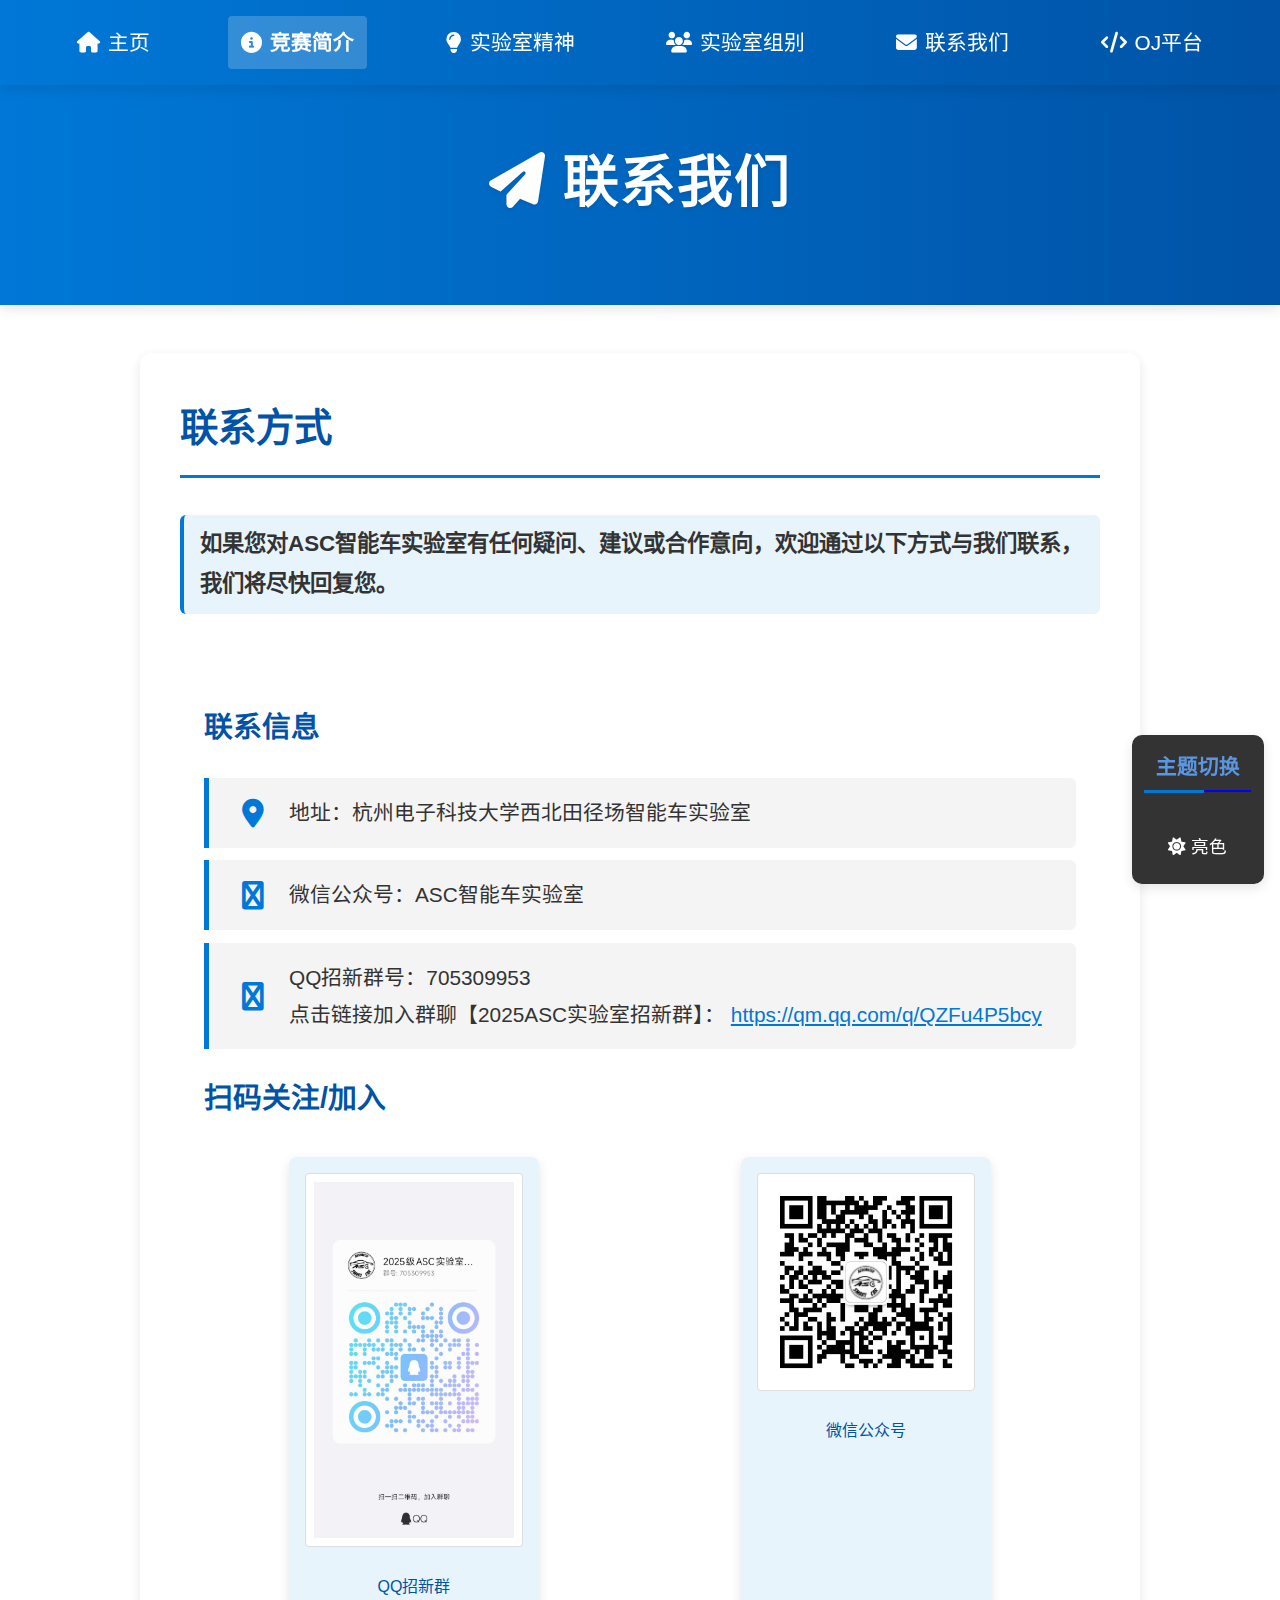
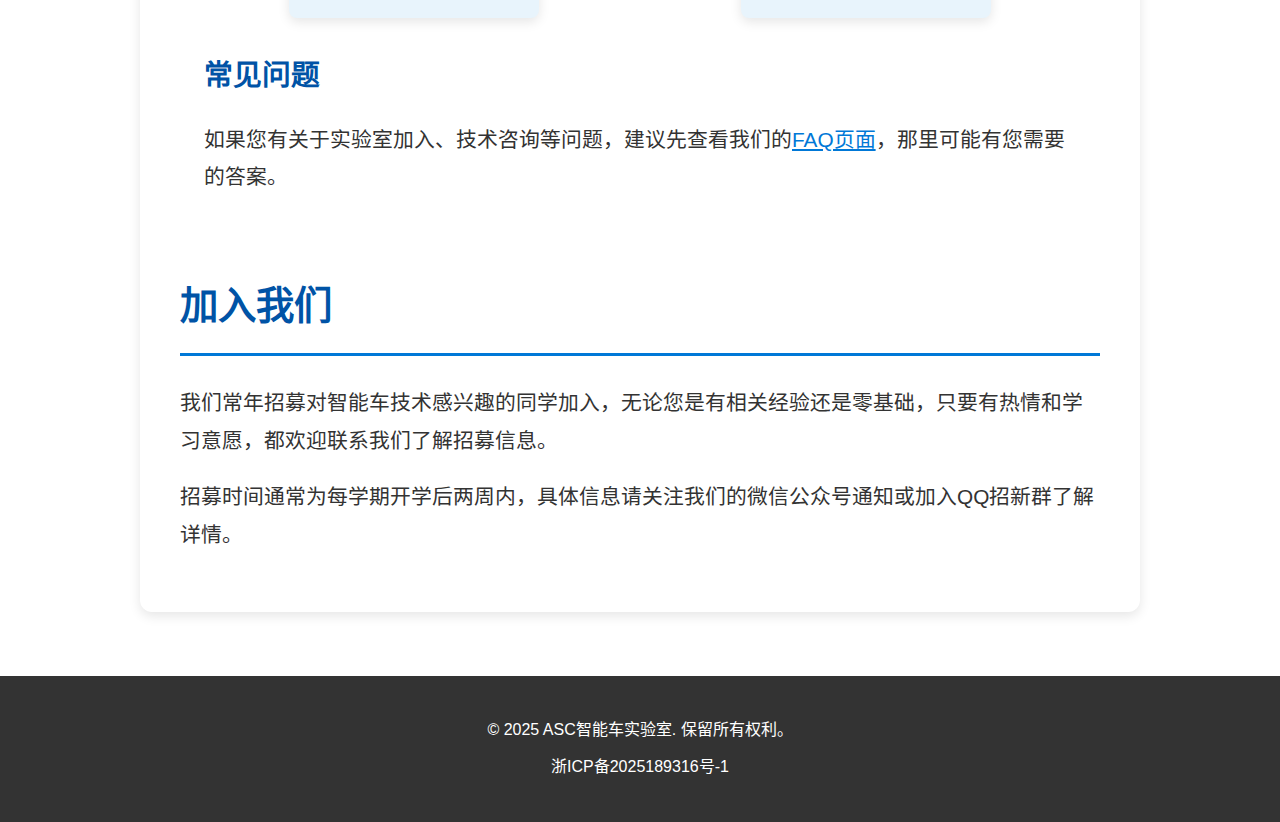
<file: contact.html>
<!DOCTYPE html>
<html lang="zh-CN">

<head>
    <meta charset="UTF-8">
    <meta name="viewport" content="width=device-width, initial-scale=1.0">
    <title>联系我们 - ASC智能车实验室</title>
    <link rel="stylesheet" href="https://cdnjs.cloudflare.com/ajax/libs/font-awesome/6.4.0/css/all.min.css">
    <style>
        :root {
            --bg-color: #ffffff;
            --text-color: #333;
            --header-bg: linear-gradient(to right, #0078d7, #0053a6);
            --container-bg: #fff;
            --footer-bg: #333;
            --highlight-bg: #e8f4fc;
            --shadow: 0 4px 12px rgba(0, 0, 0, 0.1);
            --transition: all 0.3s ease;
        }

        [data-theme="dark"] {
            --bg-color: #121212;
            --text-color: #e0e0e0;
            --header-bg: linear-gradient(to right, #1a73e8, #004ba0);
            --container-bg: #1e1e1e;
            --footer-bg: #1e1e1e;
            --highlight-bg: #2a2a2a;
            --shadow: 0 4px 12px rgba(0, 0, 0, 0.3);
        }

        * {
            margin: 0;
            padding: 0;
            box-sizing: border-box;
        }

        body {
            background-color: var(--bg-color);
            color: var(--text-color);
            font-family: 'Segoe UI', Tahoma, Geneva, Verdana, sans-serif;
            line-height: 1.8;
            padding-top: 60px;
            /* 为固定导航栏留出空间 */
        }

        header {
            background: var(--header-bg);
            color: #fff;
            padding: 3rem 0;
            text-align: center;
            box-shadow: var(--shadow);
            position: relative;
        }

        header h1 {
            font-size: clamp(2.2rem, 6vw, 3.5rem);
            margin: 0;
            padding: 1.5rem 0;
            letter-spacing: 1px;
            font-weight: 700;
            text-shadow: 0 2px 4px rgba(0, 0, 0, 0.1);
        }

        .container {
            max-width: 1000px;
            margin: 3rem auto;
            padding: 2.5rem;
            background: var(--container-bg);
            border-radius: 12px;
            box-shadow: var(--shadow);
            transition: var(--transition);
        }

        .container:hover {
            box-shadow: 0 8px 24px rgba(0, 0, 0, 0.15);
        }

        h2 {
            color: #0053a6;
            border-bottom: 3px solid #0078d7;
            padding-bottom: 0.8rem;
            margin-bottom: 1.8rem;
            font-size: clamp(1.8rem, 5vw, 2.4rem);
            font-weight: 600;
            position: relative;
        }

        h2:after {
            content: '';
            position: absolute;
            width: 60px;
            height: 3px;
            background: #0078d7;
            bottom: -3px;
            left: 0;
        }

        h3 {
            font-size: clamp(1.4rem, 4vw, 1.8rem);
            margin: 1.5rem 0 1rem;
            color: #0053a6;
        }

        p {
            margin: 1.2rem 0;
            line-height: 1.8;
            font-size: clamp(1.1rem, 3vw, 1.3rem);
        }

        ul {
            list-style: none;
            padding: 0;
            margin: 1.5rem 0;
        }

        ul li {
            background: #f4f4f4;
            margin: 0.8rem 0;
            padding: 1rem 1.5rem;
            border-left: 5px solid #0078d7;
            font-size: clamp(1.1rem, 3vw, 1.3rem);
            border-radius: 0 6px 6px 0;
            transition: var(--transition);
            display: flex;
            align-items: center;
            gap: 1rem;
        }

        ul li:hover {
            transform: translateX(5px);
            box-shadow: 0 2px 8px rgba(0, 0, 0, 0.1);
        }

        [data-theme="dark"] ul li {
            background: #2c2c2c;
        }

        footer {
            text-align: center;
            margin-top: 4rem;
            padding: 2rem 0;
            background: var(--footer-bg);
            color: #fff;
            font-size: 1rem;
        }

        footer p {
            margin: 0.5rem 0;
            font-size: 1rem;
        }

        .highlight {
            background: var(--highlight-bg);
            padding: 0.6rem 1rem;
            border-radius: 6px;
            font-weight: bold;
            font-size: clamp(1.2rem, 3vw, 1.4rem);
            display: inline-block;
            margin: 0.5rem 0;
            border-left: 4px solid #0078d7;
        }

        .theme-toggle {
            position: fixed;
            top: 1rem;
            right: 1rem;
            background: var(--header-bg);
            color: #fff;
            border: none;
            padding: 0.6rem 1.2rem;
            border-radius: 50px;
            cursor: pointer;
            font-size: 1rem;
            box-shadow: var(--shadow);
            transition: var(--transition);
            z-index: 1001;
            display: flex;
            align-items: center;
            gap: 0.5rem;
        }

        .theme-toggle:hover {
            background: #0053a6;
            transform: scale(1.1);
        }

        .theme-toggle:active {
            transform: scale(0.95);
        }

        nav {
            background: var(--header-bg);
            color: #fff;
            padding: 1rem 5%;
            display: flex;
            justify-content: space-between;
            align-items: center;
            position: fixed;
            top: 0;
            left: 0;
            right: 0;
            z-index: 1000;
            box-shadow: var(--shadow);
            flex-wrap: wrap;
        }

        nav a {
            color: #fff;
            text-decoration: none;
            font-size: clamp(1.1rem, 3vw, 1.3rem);
            transition: var(--transition);
            padding: 0.5rem 0.8rem;
            border-radius: 4px;
            font-weight: 500;
            display: inline-flex;
            align-items: center;
            gap: 0.5rem;
        }

        nav a:hover {
            color: #ffdd57;
            transform: scale(1.05);
            background: rgba(255, 255, 255, 0.1);
        }

        nav a.active {
            background: rgba(255, 255, 255, 0.2);
            font-weight: bold;
        }

        button {
            background-color: #0078d7;
            color: white;
            border: none;
            padding: 0.8rem 1.5rem;
            border-radius: 6px;
            cursor: pointer;
            font-size: 1rem;
            transition: var(--transition);
            font-weight: 500;
        }

        button:hover {
            background-color: #0053a6;
            transform: scale(1.05);
            box-shadow: 0 4px 8px rgba(0, 0, 0, 0.2);
        }

        button:active {
            transform: scale(0.95);
        }

        .sidebar {
            position: fixed;
            bottom: 1rem;
            right: 1rem;
            width: auto;
            background: #333;
            color: #fff;
            padding: 0.8rem;
            box-shadow: var(--shadow);
            border-radius: 10px;
            text-align: center;
            transition: var(--transition);
        }

        .sidebar:hover {
            transform: translateY(-5px);
        }

        .sidebar h2 {
            margin-top: 0;
            font-size: 1.3rem;
            color: rgb(90, 150, 225);
            border-bottom: 2px solid blue;
            padding-bottom: 0.3rem;
        }

        .sidebar button {
            background: none;
            border: none;
            color: #fff;
            cursor: pointer;
            font-size: 1.1rem;
        }

        .contact-container {
            display: grid;
            grid-template-columns: 1fr;
            gap: 2rem;
            margin: 2rem 0;
        }

        .contact-info {
            padding: 1.5rem;
        }

        .contact-icon {
            font-size: 1.8rem;
            color: #0078d7;
            min-width: 40px;
            text-align: center;
        }

        .qq-group-link {
            color: #0078d7;
            text-decoration: underline;
            transition: var(--transition);
        }

        .qq-group-link:hover {
            color: #0053a6;
            font-weight: bold;
        }

        .qrcodes-container {
            display: grid;
            grid-template-columns: repeat(auto-fit, minmax(200px, 1fr));
            gap: 2rem;
            margin: 2rem 0;
            justify-items: center;
        }

        .qrcode-card {
            text-align: center;
            padding: 1rem;
            background: var(--highlight-bg);
            border-radius: 8px;
            box-shadow: var(--shadow);
            transition: var(--transition);
            width: 100%;
            max-width: 250px;
        }

        .qrcode-card:hover {
            transform: translateY(-5px);
            box-shadow: 0 8px 16px rgba(0, 0, 0, 0.1);
        }

        .qrcode-img {
            width: 100%;
            height: auto;
            border-radius: 4px;
            margin-bottom: 1rem;
            border: 1px solid #ddd;
            padding: 0.5rem;
            background: white;
        }

        .qrcode-desc {
            font-weight: 500;
            color: #0053a6;
        }

        /* 小屏幕适配 */
        @media (max-width: 768px) {
            nav {
                justify-content: center;
                gap: 1rem;
                padding: 0.8rem 5%;
            }

            .container {
                padding: 1.8rem;
                margin: 2rem auto;
            }

            h2 {
                margin-bottom: 1.5rem;
                padding-bottom: 0.6rem;
            }
        }

        @media (max-width: 480px) {
            nav {
                gap: 0.8rem;
                flex-wrap: wrap;
            }

            nav a {
                font-size: 1rem;
                padding: 0.4rem 0.6rem;
            }

            header h1 {
                padding: 1rem 0;
            }

            .container {
                padding: 1.5rem;
            }
        }
    </style>
</head>

<body>
    <div class="sidebar">
        <h2>主题切换</h2>
        <button onclick="toggleTheme()" id="theme-button">
            <i class="fas fa-sun"></i> 亮色
        </button>
    </div>
<nav>
    <a href="index.html"><i class="fas fa-home"></i> 主页</a>
    <a href="intro.html" class="active"><i class="fas fa-info-circle"></i> 竞赛简介</a>
    <a href="spirit.html"><i class="fas fa-lightbulb"></i> 实验室精神</a>
    <a href="groups.html"><i class="fas fa-users"></i> 实验室组别</a>
    <a href="contact.html"><i class="fas fa-envelope"></i> 联系我们</a>
    <a href="http://oj.hduasta.cn" target="_blank"><i class="fas fa-code"></i> OJ平台</a>
</nav>
    <header>
        <h1><i class="fas fa-paper-plane"></i> 联系我们</h1>
    </header>
    <div class="container">
        <h2>联系方式</h2>
        <p class="highlight">如果您对ASC智能车实验室有任何疑问、建议或合作意向，欢迎通过以下方式与我们联系，我们将尽快回复您。</p>

        <div class="contact-container">
            <div class="contact-info">
                <h3>联系信息</h3>
                <ul>
                    <li>
                        <i class="fas fa-map-marker-alt contact-icon"></i>
                        <span>地址：杭州电子科技大学西北田径场智能车实验室</span>
                    </li>
                    <li>
                        <i class="fas fa-weixin contact-icon"></i>
                        <span>微信公众号：ASC智能车实验室</span>
                    </li>
                    <li>
                        <i class="fas fa-qq contact-icon"></i>
                        <span>
                            QQ招新群号：705309953<br>
                            点击链接加入群聊【2025ASC实验室招新群】：
                            <a href="https://qm.qq.com/q/QZFu4P5bcy" class="qq-group-link" target="_blank">
                                https://qm.qq.com/q/QZFu4P5bcy
                            </a>
                        </span>
                    </li>
                </ul>

                <h3>扫码关注/加入</h3>
                <div class="qrcodes-container">
                    <div class="qrcode-card">
                        <img src="contact/qq.jpg" alt="ASC智能车实验室QQ招新群二维码" class="qrcode-img">
                        <div class="qrcode-desc">QQ招新群</div>
                    </div>
                    <div class="qrcode-card">
                        <img src="contact/wechat.jpg" alt="ASC智能车实验室微信公众号二维码" class="qrcode-img">
                        <div class="qrcode-desc">微信公众号</div>
                    </div>
                </div>

                <h3>常见问题</h3>
                <p>如果您有关于实验室加入、技术咨询等问题，建议先查看我们的<a href="#"
                        style="color: #0078d7; text-decoration: underline;">FAQ页面</a>，那里可能有您需要的答案。</p>
            </div>
        </div>

        <h2>加入我们</h2>
        <p>我们常年招募对智能车技术感兴趣的同学加入，无论您是有相关经验还是零基础，只要有热情和学习意愿，都欢迎联系我们了解招募信息。</p>
        <p>招募时间通常为每学期开学后两周内，具体信息请关注我们的微信公众号通知或加入QQ招新群了解详情。</p>
    </div>
    <footer>
        <p>© 2025 ASC智能车实验室. 保留所有权利。</p>
        <p>浙ICP备2025189316号-1</p>
    </footer>

    <script>
        // 主题切换功能
        function toggleTheme() {
            const currentTheme = document.documentElement.getAttribute('data-theme');
            const newTheme = currentTheme === 'dark' ? 'light' : 'dark';
            document.documentElement.setAttribute('data-theme', newTheme);
            localStorage.setItem('theme', newTheme);

            const themeButton = document.getElementById('theme-button');
            if (newTheme === 'dark') {
                themeButton.innerHTML = '<i class="fas fa-moon"></i> 暗色';
            } else {
                themeButton.innerHTML = '<i class="fas fa-sun"></i> 亮色';
            }
        }

        // 初始化主题
        (function () {
            const savedTheme = localStorage.getItem('theme') || 'light';
            document.documentElement.setAttribute('data-theme', savedTheme);
            const themeButton = document.getElementById('theme-button');
            if (savedTheme === 'dark') {
                themeButton.innerHTML = '<i class="fas fa-moon"></i> 暗色';
            } else {
                themeButton.innerHTML = '<i class="fas fa-sun"></i> 亮色';
            }
        })();
    </script>
</body>

</html>
</file>
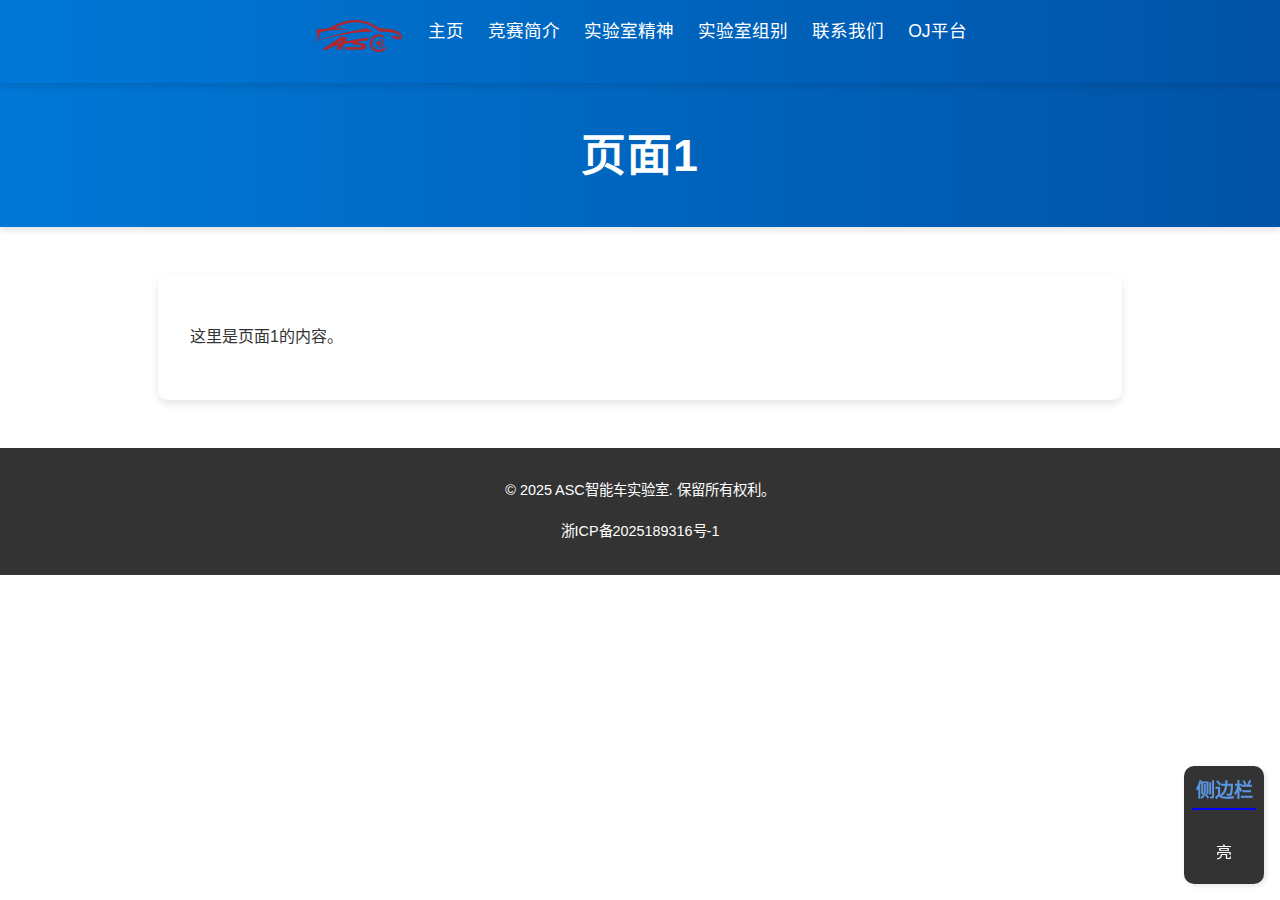
<file: page1.html>
<!DOCTYPE html>
<html lang="zh-CN">
<head>
    <meta charset="UTF-8">
    <meta name="viewport" content="width=device-width, initial-scale=1.0">
    <title>页面1</title>
    <link rel="icon" href="favicon.png" type="image/png">
    <link rel="stylesheet" href="style.css">
</head>
<body>
<nav>
    <!-- 添加logo图片，点击返回首页 -->
    <a href="index.html" class="logo">
        <img src="index/logo.png" alt="ASC智能车实验室logo" style="height: 2.5rem; width: auto;">
    </a>
    <a href="index.html"><i class="fas fa-home"></i> 主页</a>
    <a href="intro.html"><i class="fas fa-info-circle"></i> 竞赛简介</a>
    <a href="spirit.html"><i class="fas fa-lightbulb"></i> 实验室精神</a>
    <a href="groups.html"><i class="fas fa-users"></i> 实验室组别</a>
    <a href="contact.html"><i class="fas fa-envelope"></i> 联系我们</a>
    <a href="http://oj.hduasta.cn" target="_blank"><i class="fas fa-code"></i> OJ平台</a>
</nav>
    <header>
        <h1>页面1</h1>
    </header>
    <div class="container">
        <p>这里是页面1的内容。</p>
    </div>
    <footer>
        <p>&copy; 2025 ASC智能车实验室. 保留所有权利。</p>
        <p>浙ICP备2025189316号-1</p>
    </footer>
    <div style="position: fixed; bottom: 1rem; right: 1rem; width: auto; background: #333; color: #fff; padding: 0.5rem; box-shadow: 2px 2px 5px rgba(0, 0, 0, 0.1); border-radius: 10px; text-align: center;">
        <h2 style="margin-top: 0; font-size: 1.2rem; color:rgb(90, 150, 225); border-bottom: 2px solid blue;">侧边栏</h2>
        <button style="background: none; border: none; color: #fff; cursor: pointer; font-size: 1rem;" onclick="toggleTheme()" id="theme-button">亮</button>
    </div>
    <script>
        function toggleTheme() {
            const currentTheme = document.documentElement.getAttribute('data-theme');
            const newTheme = currentTheme === 'dark' ? 'light' : 'dark';
            document.documentElement.setAttribute('data-theme', newTheme);
            localStorage.setItem('theme', newTheme);

            const themeButton = document.getElementById('theme-button');
            themeButton.textContent = newTheme === 'dark' ? '暗' : '亮';
        }

        // 初始化主题
        (function() {
            const savedTheme = localStorage.getItem('theme') || 'light';
            document.documentElement.setAttribute('data-theme', savedTheme);
            const themeButton = document.getElementById('theme-button');
            themeButton.textContent = savedTheme === 'dark' ? '暗' : '亮';
        })();
    </script>
</body>
</html>
</file>
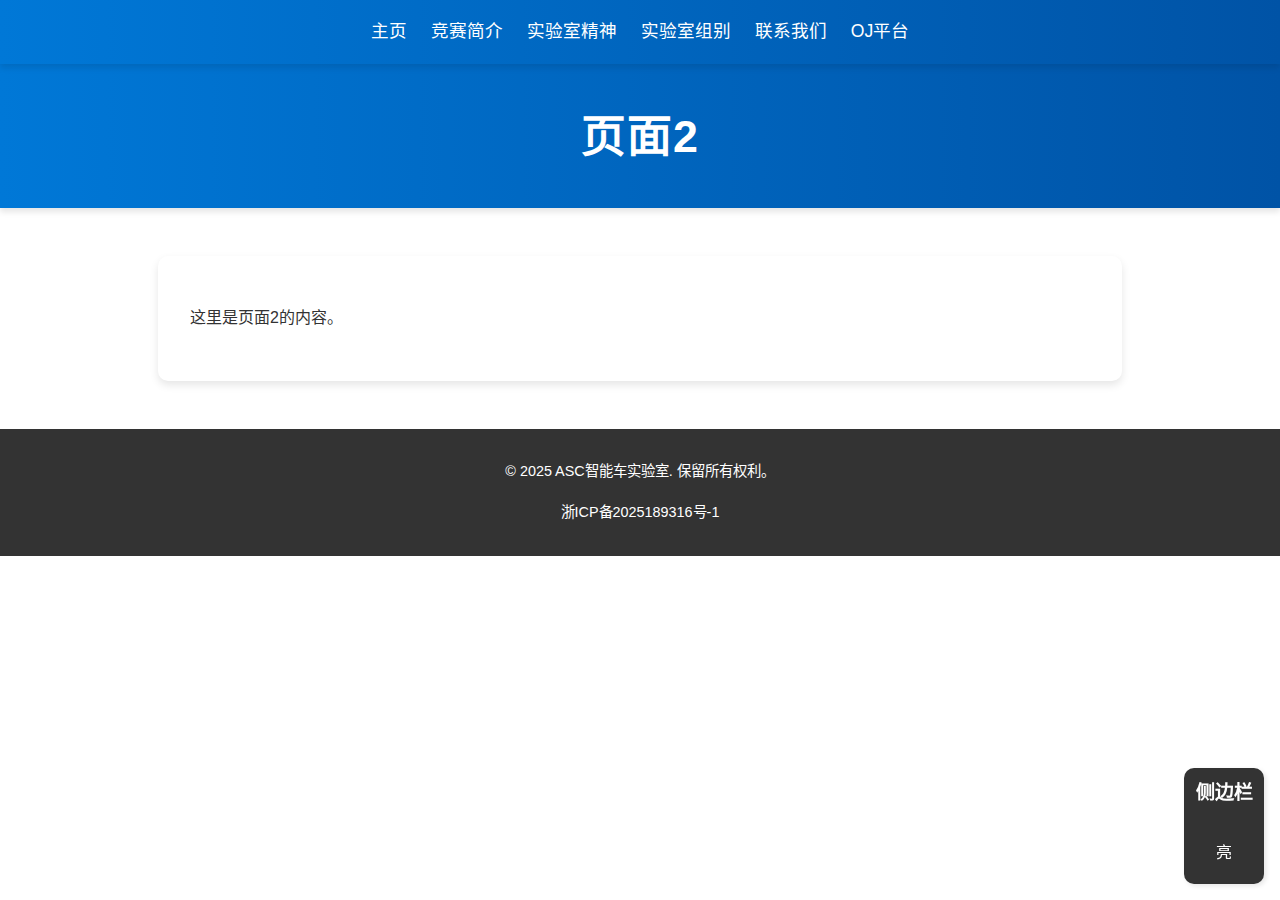
<file: page2.html>
<!DOCTYPE html>
<html lang="zh-CN">
<head>
    <meta charset="UTF-8">
    <meta name="viewport" content="width=device-width, initial-scale=1.0">
    <title>页面2</title>
    <link rel="stylesheet" href="style.css">
</head>
<body>
<nav>
    <a href="index.html"><i class="fas fa-home"></i> 主页</a>
    <a href="intro.html"><i class="fas fa-info-circle"></i> 竞赛简介</a>
    <a href="spirit.html"><i class="fas fa-lightbulb"></i> 实验室精神</a>
    <a href="groups.html"><i class="fas fa-users"></i> 实验室组别</a>
    <a href="contact.html"><i class="fas fa-envelope"></i> 联系我们</a>
    <a href="http://oj.hduasta.cn" target="_blank"><i class="fas fa-code"></i> OJ平台</a>
</nav>
    <header>
        <h1>页面2</h1>
    </header>
    <div class="container">
        <p>这里是页面2的内容。</p>
    </div>
    <footer>
        <p>&copy; 2025 ASC智能车实验室. 保留所有权利。</p>
        <p>浙ICP备2025189316号-1</p>
    </footer>
    <div style="position: fixed; bottom: 1rem; right: 1rem; width: auto; background: #333; color: #fff; padding: 0.5rem; box-shadow: 2px 2px 5px rgba(0, 0, 0, 0.1); border-radius: 10px; text-align: center;">
        <h2 style="margin-top: 0; font-size: 1.2rem;">侧边栏</h2>
        <button style="background: none; border: none; color: #fff; cursor: pointer; font-size: 1rem;" onclick="toggleTheme()" id="theme-button">亮</button>
    </div>
    <script>
        function toggleTheme() {
            const currentTheme = document.documentElement.getAttribute('data-theme');
            const newTheme = currentTheme === 'dark' ? 'light' : 'dark';
            document.documentElement.setAttribute('data-theme', newTheme);
            localStorage.setItem('theme', newTheme);

            const themeButton = document.getElementById('theme-button');
            themeButton.textContent = newTheme === 'dark' ? '暗' : '亮';
        }

        // 初始化主题
        (function() {
            const savedTheme = localStorage.getItem('theme') || 'light';
            document.documentElement.setAttribute('data-theme', savedTheme);
            const themeButton = document.getElementById('theme-button');
            themeButton.textContent = savedTheme === 'dark' ? '暗' : '亮';
        })();
    </script>
</body>
</html>
</file>
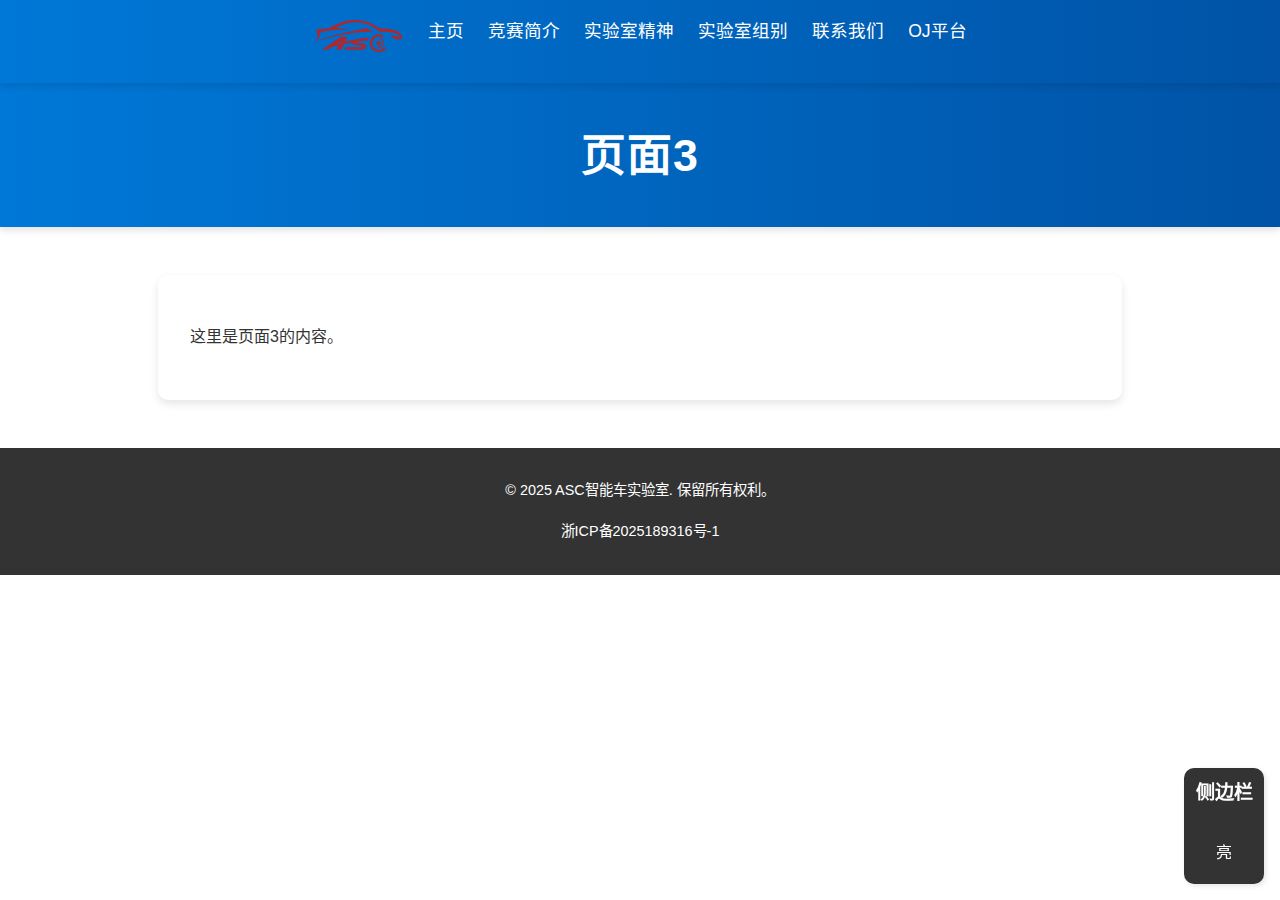
<file: page3.html>
<!DOCTYPE html>
<html lang="zh-CN">
<head>
    <meta charset="UTF-8">
    <meta name="viewport" content="width=device-width, initial-scale=1.0">
    <title>页面3</title>
    <link rel="icon" href="favicon.png" type="image/png">
    <link rel="stylesheet" href="style.css">
</head>
<body>
<nav>
    <!-- 添加logo图片，点击返回首页 -->
    <a href="index.html" class="logo">
        <img src="index/logo.png" alt="ASC智能车实验室logo" style="height: 2.5rem; width: auto;">
    </a>
    <a href="index.html"><i class="fas fa-home"></i> 主页</a>
    <a href="intro.html"><i class="fas fa-info-circle"></i> 竞赛简介</a>
    <a href="spirit.html"><i class="fas fa-lightbulb"></i> 实验室精神</a>
    <a href="groups.html"><i class="fas fa-users"></i> 实验室组别</a>
    <a href="contact.html"><i class="fas fa-envelope"></i> 联系我们</a>
    <a href="http://oj.hduasta.cn" target="_blank"><i class="fas fa-code"></i> OJ平台</a>
</nav>
    <header>
        <h1>页面3</h1>
    </header>
    <div class="container">
        <p>这里是页面3的内容。</p>
    </div>
    <footer>
        <p>&copy; 2025 ASC智能车实验室. 保留所有权利。</p>
        <p>浙ICP备2025189316号-1</p>
    </footer>
    <div style="position: fixed; bottom: 1rem; right: 1rem; width: auto; background: #333; color: #fff; padding: 0.5rem; box-shadow: 2px 2px 5px rgba(0, 0, 0, 0.1); border-radius: 10px; text-align: center;">
        <h2 style="margin-top: 0; font-size: 1.2rem;">侧边栏</h2>
        <button style="background: none; border: none; color: #fff; cursor: pointer; font-size: 1rem;" onclick="toggleTheme()" id="theme-button">亮</button>
    </div>
    <script>
        function toggleTheme() {
            const currentTheme = document.documentElement.getAttribute('data-theme');
            const newTheme = currentTheme === 'dark' ? 'light' : 'dark';
            document.documentElement.setAttribute('data-theme', newTheme);
            localStorage.setItem('theme', newTheme);

            const themeButton = document.getElementById('theme-button');
            themeButton.textContent = newTheme === 'dark' ? '暗' : '亮';
        }

        // 初始化主题
        (function() {
            const savedTheme = localStorage.getItem('theme') || 'light';
            document.documentElement.setAttribute('data-theme', savedTheme);
            const themeButton = document.getElementById('theme-button');
            themeButton.textContent = savedTheme === 'dark' ? '暗' : '亮';
        })();
    </script>
</body>
</html>
</file>
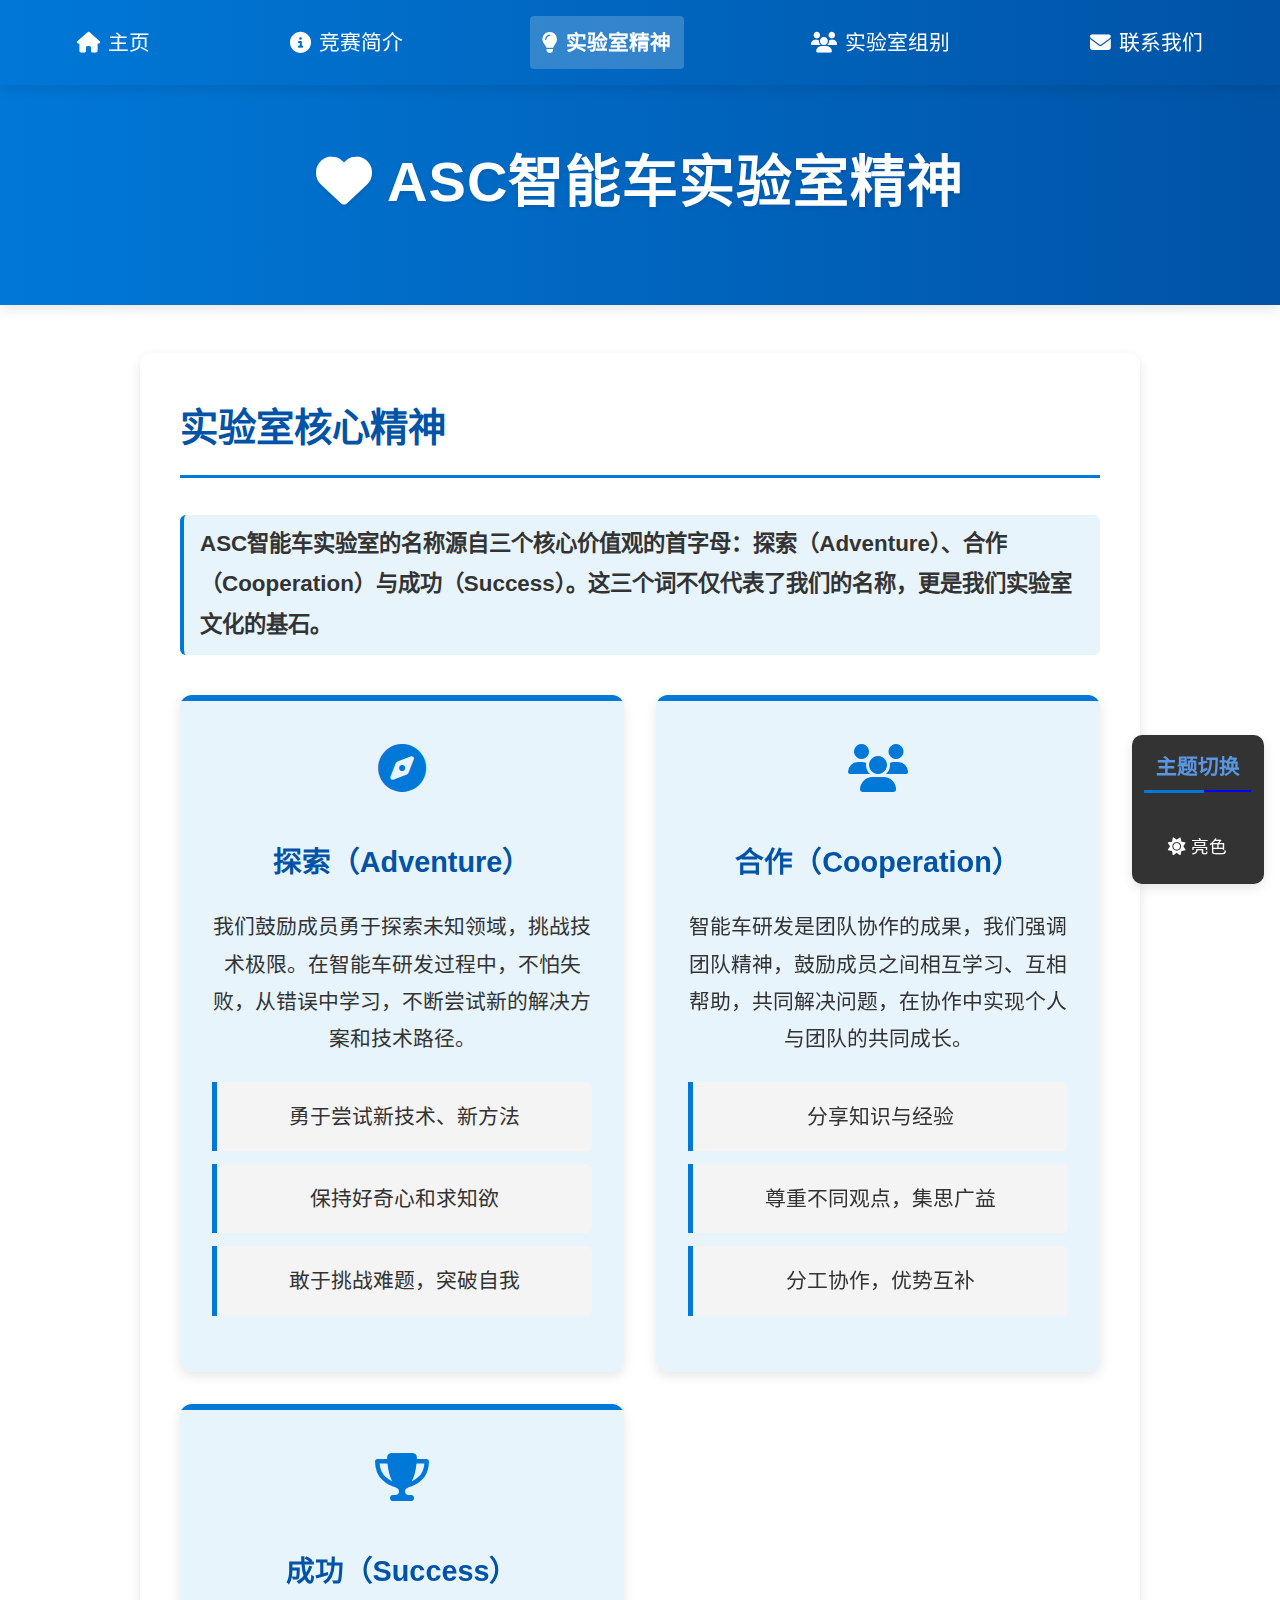
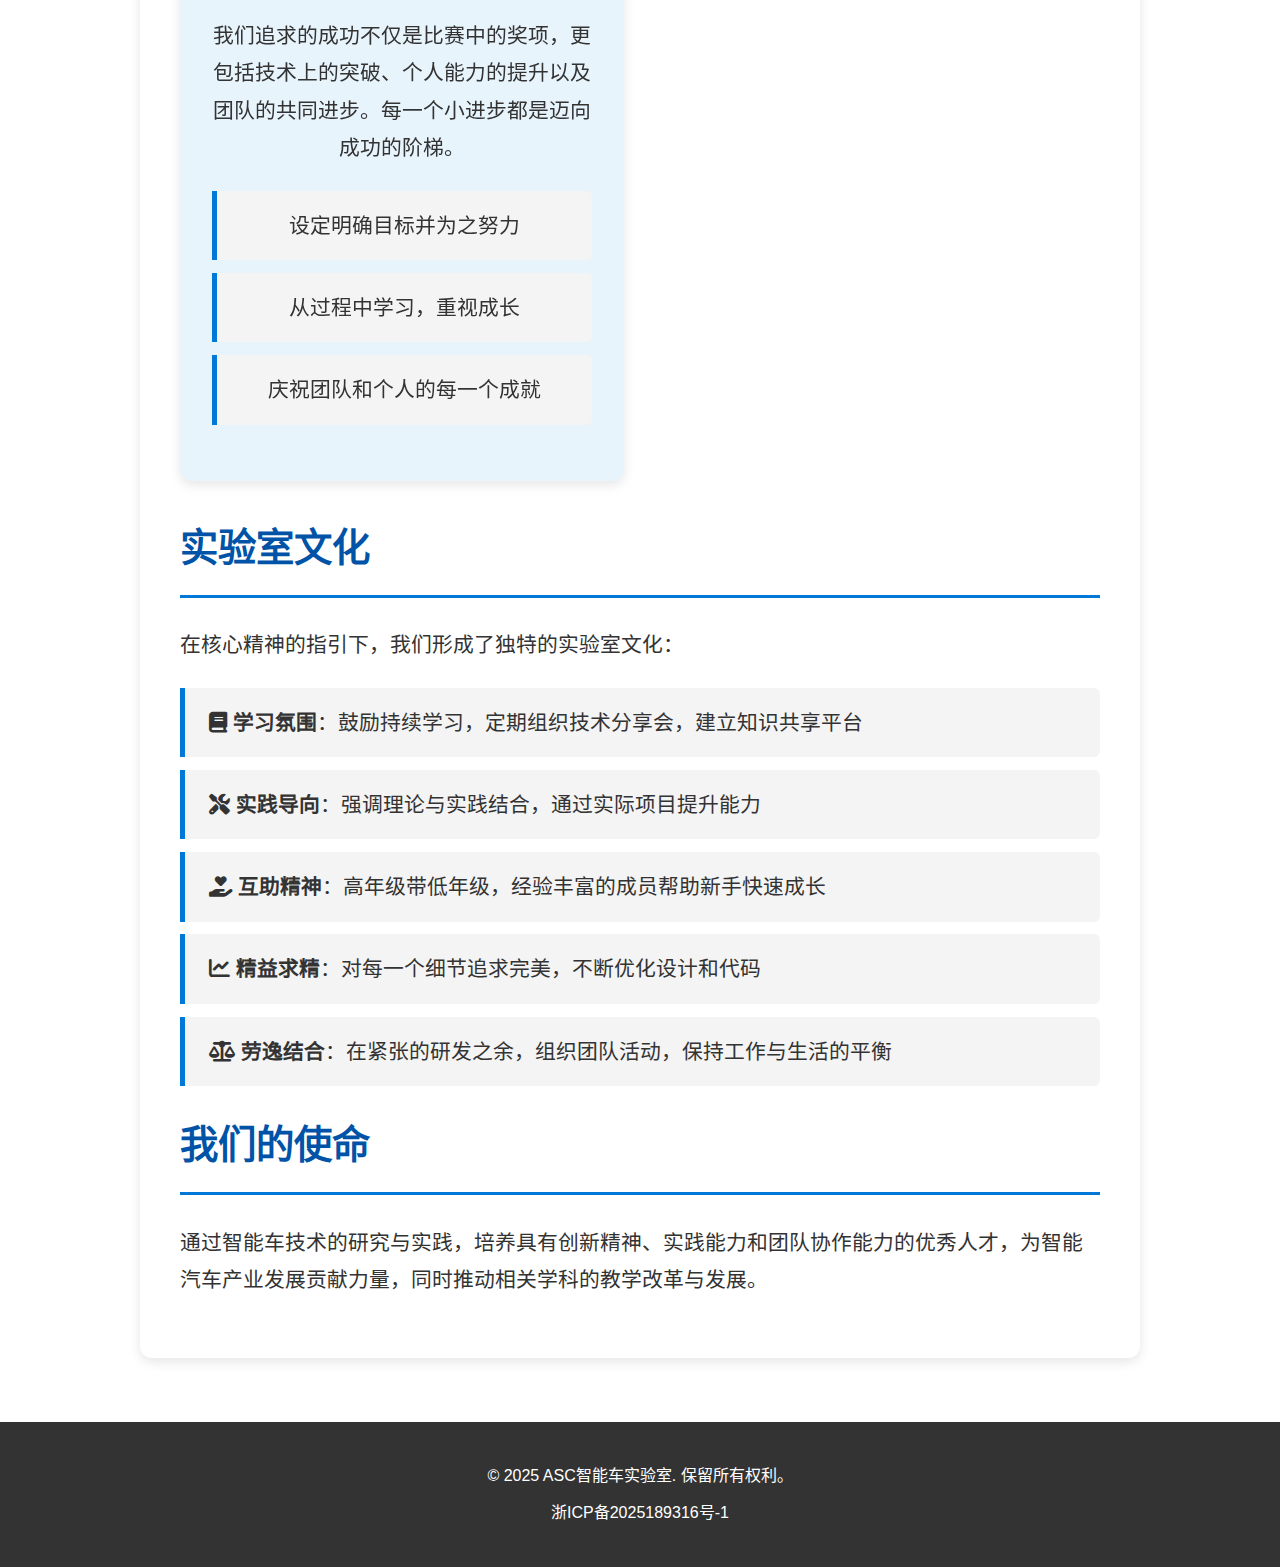
<file: spirit.html>
<!DOCTYPE html>
<html lang="zh-CN">

<head>
    <meta charset="UTF-8">
    <meta name="viewport" content="width=device-width, initial-scale=1.0">
    <title>实验室精神 - ASC ASC智能车实验室</title>
    <!-- 修复Font Awesome链接 -->
    <link rel="stylesheet" href="https://cdnjs.cloudflare.com/ajax/libs/font-awesome/6.4.0/css/all.min.css">
    <style>
        :root {
            --bg-color: #ffffff;
            --text-color: #333;
            --header-bg: linear-gradient(to right, #0078d7, #0053a6);
            --container-bg: #fff;
            --footer-bg: #333;
            --highlight-bg: #e8f4fc;
            --shadow: 0 4px 12px rgba(0, 0, 0, 0.1);
            --transition: all 0.3s ease;
        }

        [data-theme="dark"] {
            --bg-color: #121212;
            --text-color: #e0e0e0;
            --header-bg: linear-gradient(to right, #1a73e8, #004ba0);
            --container-bg: #1e1e1e;
            --footer-bg: #1e1e1e;
            --highlight-bg: #2a2a2a;
            --shadow: 0 4px 12px rgba(0, 0, 0, 0.3);
        }

        * {
            margin: 0;
            padding: 0;
            box-sizing: border-box;
        }

        body {
            background-color: var(--bg-color);
            color: var(--text-color);
            font-family: 'Segoe UI', Tahoma, Geneva, Verdana, sans-serif;
            line-height: 1.8;
            padding-top: 60px;
            /* 为固定导航栏留出空间 */
        }

        header {
            background: var(--header-bg);
            color: #fff;
            padding: 3rem 0;
            text-align: center;
            box-shadow: var(--shadow);
            position: relative;
        }

        header h1 {
            font-size: clamp(2.2rem, 6vw, 3.5rem);
            margin: 0;
            padding: 1.5rem 0;
            letter-spacing: 1px;
            font-weight: 700;
            text-shadow: 0 2px 4px rgba(0, 0, 0, 0.1);
        }

        .container {
            max-width: 1000px;
            margin: 3rem auto;
            padding: 2.5rem;
            background: var(--container-bg);
            border-radius: 12px;
            box-shadow: var(--shadow);
            transition: var(--transition);
        }

        .container:hover {
            box-shadow: 0 8px 24px rgba(0, 0, 0, 0.15);
        }

        h2 {
            color: #0053a6;
            border-bottom: 3px solid #0078d7;
            padding-bottom: 0.8rem;
            margin-bottom: 1.8rem;
            font-size: clamp(1.8rem, 5vw, 2.4rem);
            font-weight: 600;
            position: relative;
        }

        h2:after {
            content: '';
            position: absolute;
            width: 60px;
            height: 3px;
            background: #0078d7;
            bottom: -3px;
            left: 0;
        }

        h3 {
            font-size: clamp(1.4rem, 4vw, 1.8rem);
            margin: 1.5rem 0 1rem;
            color: #0053a6;
        }

        p {
            margin: 1.2rem 0;
            line-height: 1.8;
            font-size: clamp(1.1rem, 3vw, 1.3rem);
        }

        ul {
            list-style: none;
            padding: 0;
            margin: 1.5rem 0;
        }

        ul li {
            background: #f4f4f4;
            margin: 0.8rem 0;
            padding: 1rem 1.5rem;
            border-left: 5px solid #0078d7;
            font-size: clamp(1.1rem, 3vw, 1.3rem);
            border-radius: 0 6px 6px 0;
            transition: var(--transition);
        }

        ul li:hover {
            transform: translateX(5px);
            box-shadow: 0 2px 8px rgba(0, 0, 0, 0.1);
        }

        [data-theme="dark"] ul li {
            background: #2c2c2c;
        }

        footer {
            text-align: center;
            margin-top: 4rem;
            padding: 2rem 0;
            background: var(--footer-bg);
            color: #fff;
            font-size: 1rem;
        }

        footer p {
            margin: 0.5rem 0;
            font-size: 1rem;
        }

        .highlight {
            background: var(--highlight-bg);
            padding: 0.6rem 1rem;
            border-radius: 6px;
            font-weight: bold;
            font-size: clamp(1.2rem, 3vw, 1.4rem);
            display: inline-block;
            margin: 0.5rem 0;
            border-left: 4px solid #0078d7;
        }

        .theme-toggle {
            position: fixed;
            top: 1rem;
            right: 1rem;
            background: var(--header-bg);
            color: #fff;
            border: none;
            padding: 0.6rem 1.2rem;
            border-radius: 50px;
            cursor: pointer;
            font-size: 1rem;
            box-shadow: var(--shadow);
            transition: var(--transition);
            z-index: 1001;
            display: flex;
            align-items: center;
            gap: 0.5rem;
        }

        .theme-toggle:hover {
            background: #0053a6;
            transform: scale(1.1);
        }

        .theme-toggle:active {
            transform: scale(0.95);
        }

        nav {
            background: var(--header-bg);
            color: #fff;
            padding: 1rem 5%;
            display: flex;
            justify-content: space-between;
            align-items: center;
            position: fixed;
            top: 0;
            left: 0;
            right: 0;
            z-index: 1000;
            box-shadow: var(--shadow);
            flex-wrap: wrap;
        }

        nav a {
            color: #fff;
            text-decoration: none;
            font-size: clamp(1.1rem, 3vw, 1.3rem);
            transition: var(--transition);
            padding: 0.5rem 0.8rem;
            border-radius: 4px;
            font-weight: 500;
            display: inline-flex;
            align-items: center;
            gap: 0.5rem;
            /* 图标与文字间距 */
        }

        nav a:hover {
            color: #ffdd57;
            transform: scale(1.05);
            background: rgba(255, 255, 255, 0.1);
        }

        nav a.active {
            background: rgba(255, 255, 255, 0.2);
            font-weight: bold;
        }

        button {
            background-color: #0078d7;
            color: white;
            border: none;
            padding: 0.8rem 1.5rem;
            border-radius: 6px;
            cursor: pointer;
            font-size: 1rem;
            transition: var(--transition);
            font-weight: 500;
        }

        button:hover {
            background-color: #0053a6;
            transform: scale(1.05);
            box-shadow: 0 4px 8px rgba(0, 0, 0, 0.2);
        }

        button:active {
            transform: scale(0.95);
        }

        .sidebar {
            position: fixed;
            bottom: 1rem;
            right: 1rem;
            width: auto;
            background: #333;
            color: #fff;
            padding: 0.8rem;
            box-shadow: var(--shadow);
            border-radius: 10px;
            text-align: center;
            transition: var(--transition);
        }

        .sidebar:hover {
            transform: translateY(-5px);
        }

        .sidebar h2 {
            margin-top: 0;
            font-size: 1.3rem;
            color: rgb(90, 150, 225);
            border-bottom: 2px solid blue;
            padding-bottom: 0.3rem;
        }

        .sidebar button {
            background: none;
            border: none;
            color: #fff;
            cursor: pointer;
            font-size: 1.1rem;
        }

        .spirit-cards {
            display: grid;
            grid-template-columns: repeat(auto-fit, minmax(300px, 1fr));
            gap: 2rem;
            margin: 2rem 0;
        }

        .spirit-card {
            background: var(--highlight-bg);
            border-radius: 12px;
            padding: 2rem;
            text-align: center;
            box-shadow: var(--shadow);
            transition: var(--transition);
            position: relative;
            overflow: hidden;
        }

        .spirit-card:hover {
            transform: translateY(-10px);
            box-shadow: 0 12px 24px rgba(0, 0, 0, 0.15);
        }

        .spirit-card:before {
            content: '';
            position: absolute;
            top: 0;
            left: 0;
            width: 100%;
            height: 6px;
            background: #0078d7;
        }

        .spirit-icon {
            font-size: 3rem;
            color: #0078d7;
            margin-bottom: 1.5rem;
            transition: var(--transition);
        }

        .spirit-card:hover .spirit-icon {
            transform: scale(1.1);
        }

        /* 小屏幕适配 */
        @media (max-width: 768px) {
            nav {
                justify-content: center;
                gap: 1rem;
                padding: 0.8rem 5%;
            }

            .container {
                padding: 1.8rem;
                margin: 2rem auto;
            }

            h2 {
                margin-bottom: 1.5rem;
                padding-bottom: 0.6rem;
            }

            .spirit-cards {
                grid-template-columns: 1fr;
            }
        }

        @media (max-width: 480px) {
            nav {
                gap: 0.8rem;
                flex-wrap: wrap;
            }

            nav a {
                font-size: 1rem;
                padding: 0.4rem 0.6rem;
            }

            header h1 {
                padding: 1rem 0;
            }

            .container {
                padding: 1.5rem;
            }
        }
    </style>
</head>

<body>
    <div class="sidebar">
        <h2>主题切换</h2>
        <button onclick="toggleTheme()" id="theme-button">
            <i class="fas fa-sun"></i> 亮色
        </button>
    </div>
    <nav>
        <a href="index.html"><i class="fas fa-home"></i> 主页</a>
        <a href="intro.html"><i class="fas fa-info-circle"></i> 竞赛简介</a>
        <a href="spirit.html" class="active"><i class="fas fa-lightbulb"></i> 实验室精神</a>
        <a href="groups.html"><i class="fas fa-users"></i> 实验室组别</a>
        <a href="contact.html"><i class="fas fa-envelope"></i> 联系我们</a>
    </nav>
    <header>
        <h1><i class="fas fa-heart"></i> ASC智能车实验室精神</h1>
    </header>
    <div class="container">
        <h2>实验室核心精神</h2>
        <p class="highlight">
            ASC智能车实验室的名称源自三个核心价值观的首字母：探索（Adventure）、合作（Cooperation）与成功（Success）。这三个词不仅代表了我们的名称，更是我们实验室文化的基石。</p>

        <div class="spirit-cards">
            <div class="spirit-card">
                <div class="spirit-icon">
                    <i class="fas fa-compass"></i>
                </div>
                <h3>探索（Adventure）</h3>
                <p>我们鼓励成员勇于探索未知领域，挑战技术极限。在智能车研发过程中，不怕失败，从错误中学习，不断尝试新的解决方案和技术路径。</p>
                <ul>
                    <li>勇于尝试新技术、新方法</li>
                    <li>保持好奇心和求知欲</li>
                    <li>敢于挑战难题，突破自我</li>
                </ul>
            </div>

            <div class="spirit-card">
                <div class="spirit-icon">
                    <i class="fas fa-users"></i>
                </div>
                <h3>合作（Cooperation）</h3>
                <p>智能车研发是团队协作的成果，我们强调团队精神，鼓励成员之间相互学习、互相帮助，共同解决问题，在协作中实现个人与团队的共同成长。</p>
                <ul>
                    <li>分享知识与经验</li>
                    <li>尊重不同观点，集思广益</li>
                    <li>分工协作，优势互补</li>
                </ul>
            </div>

            <div class="spirit-card">
                <div class="spirit-icon">
                    <i class="fas fa-trophy"></i>
                </div>
                <h3>成功（Success）</h3>
                <p>我们追求的成功不仅是比赛中的奖项，更包括技术上的突破、个人能力的提升以及团队的共同进步。每一个小进步都是迈向成功的阶梯。</p>
                <ul>
                    <li>设定明确目标并为之努力</li>
                    <li>从过程中学习，重视成长</li>
                    <li>庆祝团队和个人的每一个成就</li>
                </ul>
            </div>
        </div>

        <h2>实验室文化</h2>
        <p>在核心精神的指引下，我们形成了独特的实验室文化：</p>

        <ul>
            <li><i class="fas fa-book"></i> <strong>学习氛围</strong>：鼓励持续学习，定期组织技术分享会，建立知识共享平台</li>
            <li><i class="fas fa-tools"></i> <strong>实践导向</strong>：强调理论与实践结合，通过实际项目提升能力</li>
            <li><i class="fas fa-hand-holding-heart"></i> <strong>互助精神</strong>：高年级带低年级，经验丰富的成员帮助新手快速成长</li>
            <li><i class="fas fa-chart-line"></i> <strong>精益求精</strong>：对每一个细节追求完美，不断优化设计和代码</li>
            <li><i class="fas fa-balance-scale"></i> <strong>劳逸结合</strong>：在紧张的研发之余，组织团队活动，保持工作与生活的平衡</li>
        </ul>

        <h2>我们的使命</h2>
        <p>通过智能车技术的研究与实践，培养具有创新精神、实践能力和团队协作能力的优秀人才，为智能汽车产业发展贡献力量，同时推动相关学科的教学改革与发展。</p>
    </div>
    <footer>
        <p>© 2025 ASC智能车实验室. 保留所有权利。</p>
        <p>浙ICP备2025189316号-1</p>
    </footer>

    <script>
        // 主题切换功能
        function toggleTheme() {
            const currentTheme = document.documentElement.getAttribute('data-theme');
            const newTheme = currentTheme === 'dark' ? 'light' : 'dark';
            document.documentElement.setAttribute('data-theme', newTheme);
            localStorage.setItem('theme', newTheme);

            const themeButton = document.getElementById('theme-button');
            if (newTheme === 'dark') {
                themeButton.innerHTML = '<i class="fas fa-moon"></i> 暗色';
            } else {
                themeButton.innerHTML = '<i class="fas fa-sun"></i> 亮色';
            }
        }

        // 初始化主题
        (function () {
            const savedTheme = localStorage.getItem('theme') || 'light';
            document.documentElement.setAttribute('data-theme', savedTheme);
            const themeButton = document.getElementById('theme-button');
            if (savedTheme === 'dark') {
                themeButton.innerHTML = '<i class="fas fa-moon"></i> 暗色';
            } else {
                themeButton.innerHTML = '<i class="fas fa-sun"></i> 亮色';
            }
        })();
    </script>
</body>

</html>
</file>
<file: style.css>
/* 全局样式 */
:root {
    --bg-color: #ffffff;
    --text-color: #333;
    --header-bg: linear-gradient(to right, #0078d7, #0053a6);
    --container-bg: #fff;
    --footer-bg: #333;
    --highlight-bg: #e8f4fc;
}

[data-theme="dark"] {
    --bg-color: #121212;
    --text-color: #e0e0e0;
    --header-bg: linear-gradient(to right, #1a73e8, #004ba0);
    --container-bg: #1e1e1e;
    --footer-bg: #1e1e1e;
    --highlight-bg: #2a2a2a;
}

body {
    background-color: var(--bg-color);
    color: var(--text-color);
    font-family: 'Segoe UI', Tahoma, Geneva, Verdana, sans-serif;
    line-height: 1.8;
    margin: 0;
    padding: 0;
}

header {
    background: var(--header-bg);
    color: #fff;
    padding: 2rem 0;
    text-align: center;
    box-shadow: 0 4px 6px rgba(0, 0, 0, 0.1);
}

header h1 {
    font-size: 2.8rem;
    margin: 0;
    letter-spacing: 1px;
}

nav {
    background: var(--header-bg);
    color: #fff;
    padding: 1rem;
    display: flex;
    justify-content: center;
    gap: 1.5rem;
    position: sticky;
    top: 0;
    z-index: 1000;
    box-shadow: 0 4px 6px rgba(0, 0, 0, 0.1);
}

nav a {
    color: #fff;
    text-decoration: none;
    font-size: 1.1rem;
    transition: color 0.3s;
}

nav a:hover {
    color: #ffdd57;
}

.container {
    max-width: 900px;
    margin: 3rem auto;
    padding: 2rem;
    background: var(--container-bg);
    border-radius: 10px;
    box-shadow: 0 4px 8px rgba(0, 0, 0, 0.1);
}

footer {
    text-align: center;
    margin-top: 3rem;
    padding: 1rem 0;
    background: var(--footer-bg);
    color: #fff;
    font-size: 0.9rem;
}

button {
    background-color: #0078d7;
    color: white;
    border: none;
    padding: 0.8rem 1.5rem;
    border-radius: 5px;
    cursor: pointer;
    font-size: 1rem;
    transition: background 0.3s, transform 0.2s;
}

button:hover {
    background-color: #0053a6;
    transform: scale(1.05);
}

button:active {
    transform: scale(0.95);
}

.theme-toggle {
    position: fixed;
    top: 1rem;
    right: 1rem;
    background: var(--header-bg);
    color: #fff;
    border: none;
    padding: 0.6rem 1.2rem;
    border-radius: 50px;
    cursor: pointer;
    font-size: 1rem;
    box-shadow: 0 4px 6px rgba(0, 0, 0, 0.1);
    transition: background 0.3s, transform 0.2s;
}

.theme-toggle:hover {
    background: #0053a6;
    transform: scale(1.1);
}

.theme-toggle:active {
    transform: scale(0.95);
}
</file>
